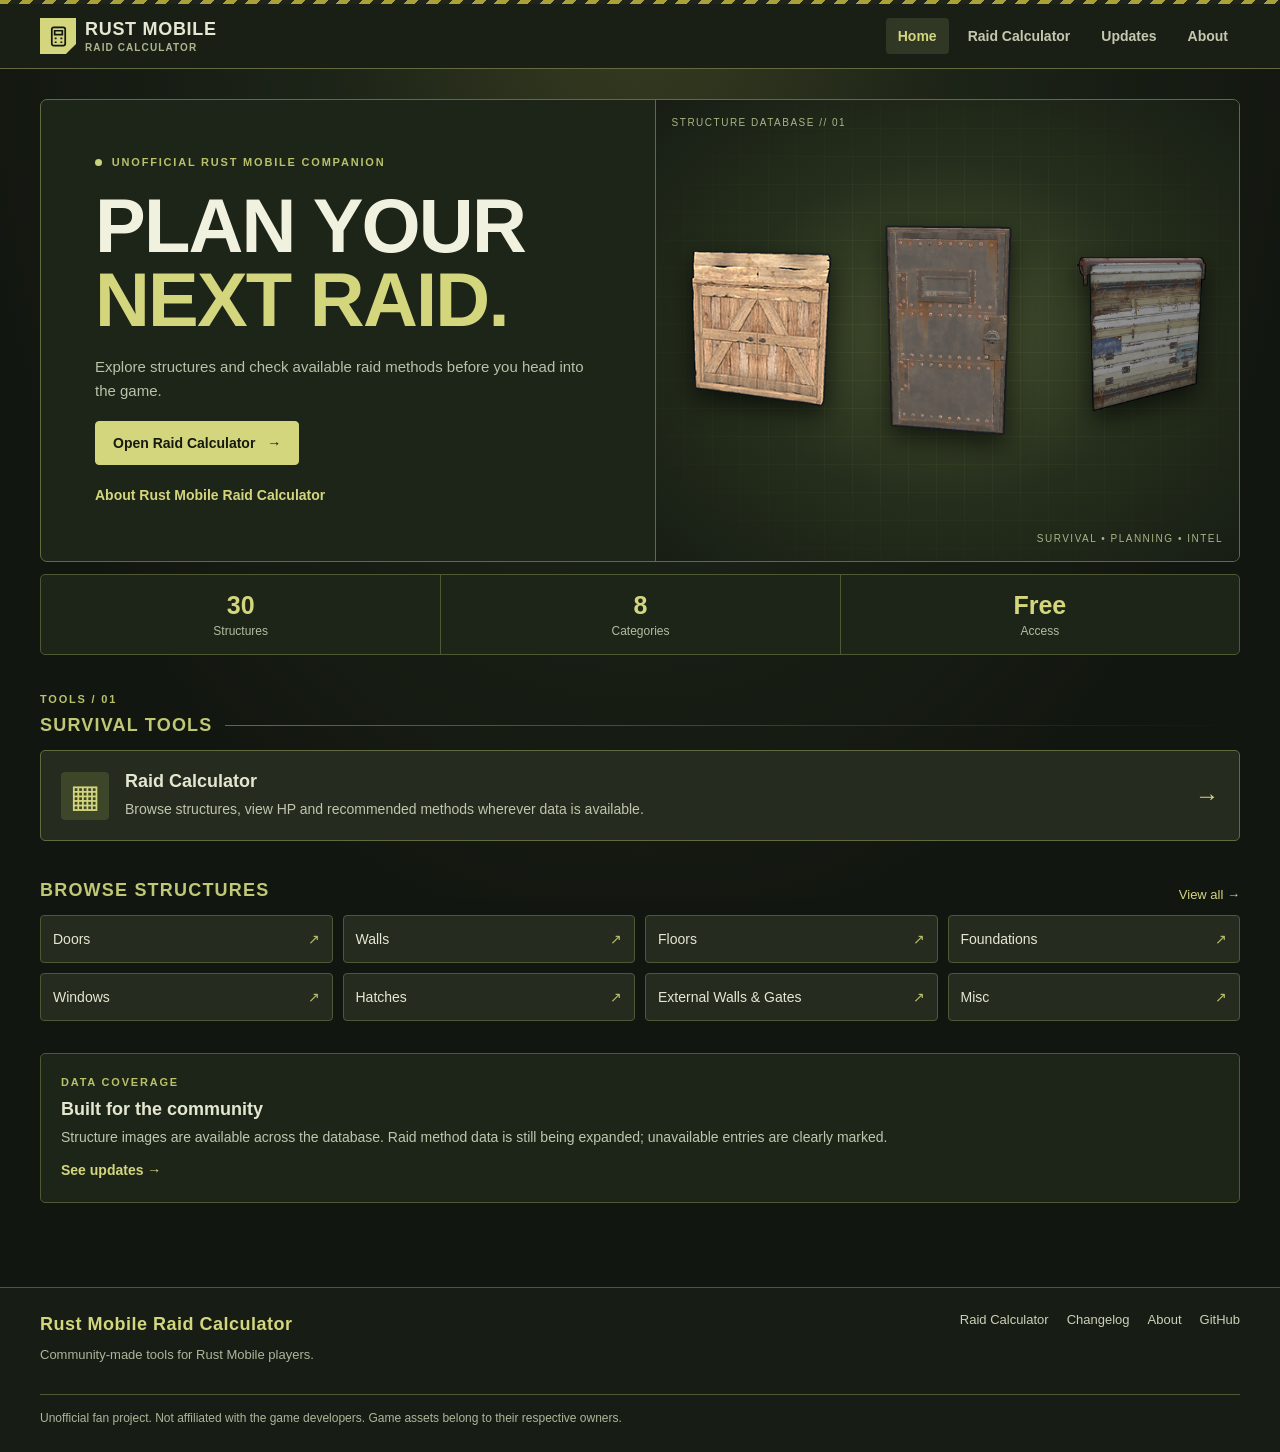
<file: index.html>
<!DOCTYPE html>
<html lang="en">
<head>
<meta charset="UTF-8">
<meta name="viewport" content="width=device-width, initial-scale=1.0">
<meta name="description" content="Browse Rust Mobile structures and available raid methods with the community raid calculator.">
<meta name="theme-color" content="#121610">
<title>Rust Mobile Raid Calculator</title>
<link rel="stylesheet" href="style.css?v=branding-8">
</head>
<body class="site-body">
<a class="skip-link" href="#main">Skip to content</a>
<header class="site-header">
  <div class="site-bar">
    <a class="site-brand" href="index.html"><span class="brand-mark" aria-hidden="true"><svg viewBox="0 0 24 24" width="23" height="23" fill="none" stroke="currentColor" stroke-width="1.8"><rect x="5" y="2.5" width="14" height="19" rx="2"/><path d="M8 6h8v4H8zM8 14h2m4 0h2m-8 4h2m4 0h2"/></svg></span><span>RUST MOBILE<small>RAID CALCULATOR</small></span></a>
    <button class="menu-toggle" type="button" aria-expanded="false" aria-controls="site-nav"><span aria-hidden="true">☰</span> Menu</button>
    <nav class="site-nav" id="site-nav" aria-label="Main navigation">
      <a href="index.html" aria-current="page">Home</a>
      <a href="raid.html">Raid Calculator</a>
      <a href="updates.html">Updates</a>
      <a href="about.html">About</a>
    </nav>
  </div>
</header>
<main class="site-main" id="main">

<section class="hero">
 <div class="hero-copy"><p class="eyebrow"><span class="status-dot"></span> UNOFFICIAL RUST MOBILE COMPANION</p>
 <h1>PLAN YOUR<br><span>NEXT RAID.</span></h1>
 <p class="hero-desc">Explore structures and check available raid methods before you head into the game.</p>
 <a class="primary-link" href="raid.html">Open Raid Calculator <span aria-hidden="true">→</span></a>
 <a class="secondary-link" href="about.html">About Rust Mobile Raid Calculator</a></div>
 <div class="hero-art" aria-hidden="true"><div class="hero-grid"></div><span class="hero-art-label">STRUCTURE DATABASE // 01</span><div class="hero-items"><img src="images/wooden-door.png" alt="" width="160" height="160"><img src="images/armored-door.webp" alt="" width="210" height="210"><img src="images/garage-door.webp" alt="" width="160" height="160"></div><span class="hero-art-bottom">SURVIVAL • PLANNING • INTEL</span></div>
</section>
<div class="stats-strip"><div><strong>30</strong><span>Structures</span></div><div><strong>8</strong><span>Categories</span></div><div><strong>Free</strong><span>Access</span></div></div>
<section class="home-section"><p class="eyebrow">TOOLS / 01</p><h2>Survival tools</h2>
 <a class="tool-feature" href="raid.html"><span class="tool-icon" aria-hidden="true">▦</span><div><h3>Raid Calculator</h3><p>Browse structures, view HP and recommended methods wherever data is available.</p></div><span class="tool-arrow" aria-hidden="true">→</span></a>
</section>
<section class="home-section"><div class="section-top"><h2>Browse structures</h2><a href="raid.html">View all →</a></div>
<div class="category-links"><a href="raid.html?category=doors">Doors<span aria-hidden="true">↗</span></a><a href="raid.html?category=walls">Walls<span aria-hidden="true">↗</span></a><a href="raid.html?category=floors">Floors<span aria-hidden="true">↗</span></a><a href="raid.html?category=foundations">Foundations<span aria-hidden="true">↗</span></a><a href="raid.html?category=windows">Windows<span aria-hidden="true">↗</span></a><a href="raid.html?category=hatches">Hatches<span aria-hidden="true">↗</span></a><a href="raid.html?category=external">External Walls & Gates<span aria-hidden="true">↗</span></a><a href="raid.html?category=misc">Misc<span aria-hidden="true">↗</span></a></div></section>
<section class="home-section notice-panel"><div><p class="eyebrow">DATA COVERAGE</p><h3>Built for the community</h3><p>Structure images are available across the database. Raid method data is still being expanded; unavailable entries are clearly marked.</p></div><a class="secondary-link" href="updates.html">See updates →</a></section>
</main>
<footer class="site-footer">
  <div class="footer-inner">
    <div><a class="footer-brand" href="index.html">Rust Mobile Raid Calculator</a><p>Community-made tools for Rust Mobile players.</p></div>
    <div class="footer-links"><a href="raid.html">Raid Calculator</a><a href="updates.html">Changelog</a><a href="about.html">About</a><a href="https://github.com/audioxpert123/Xsane-rdc">GitHub</a></div>
    <p class="footer-note">Unofficial fan project. Not affiliated with the game developers. Game assets belong to their respective owners.</p>
  </div>
</footer>
<script src="site.js?v=site-7"></script>

</body>
</html>
</file>
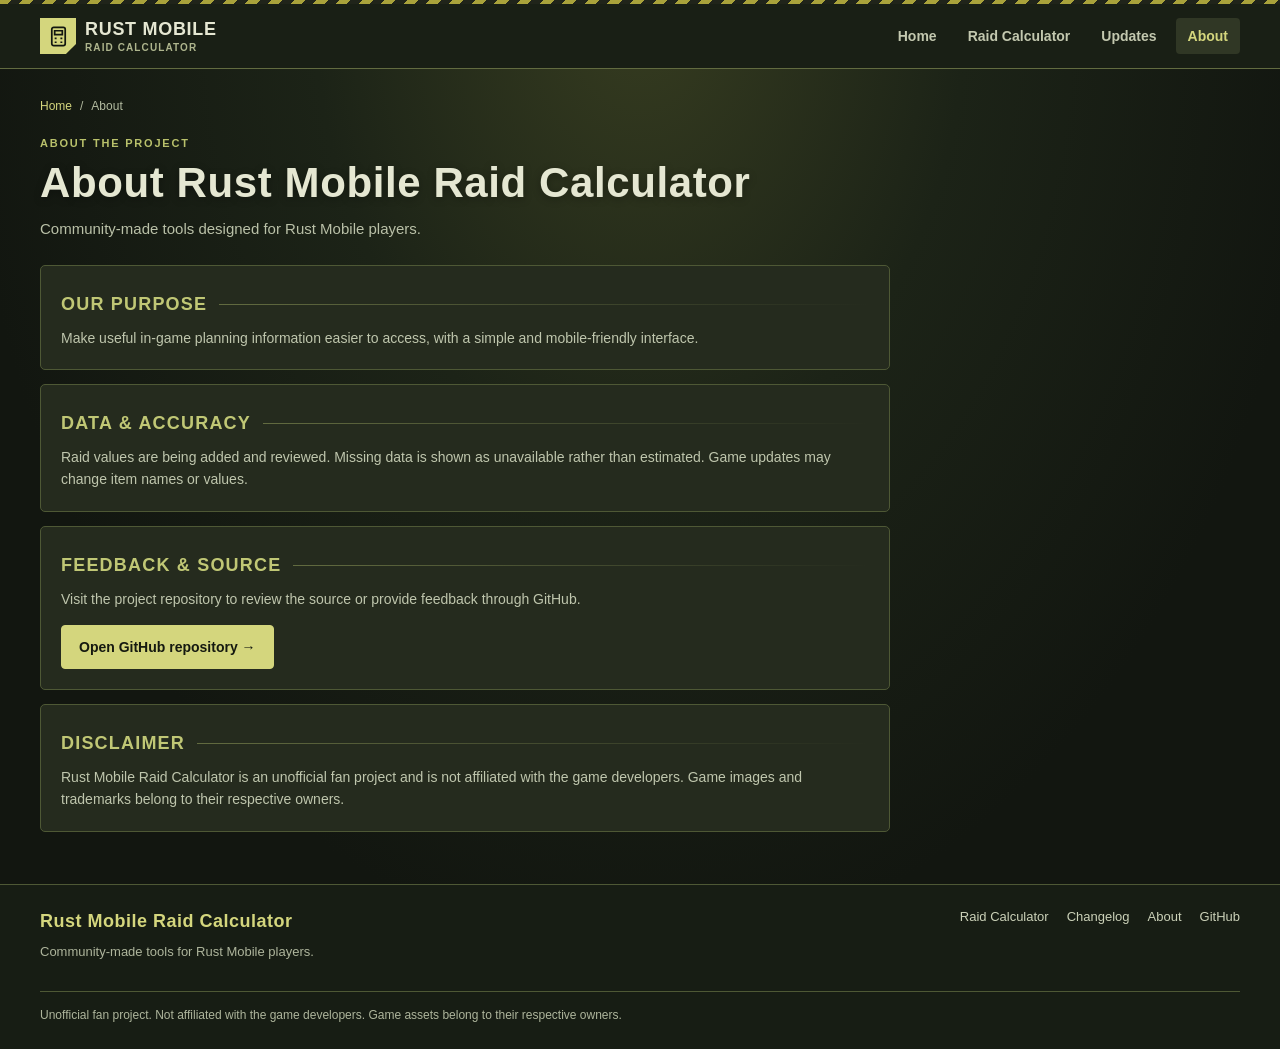
<file: about.html>
<!DOCTYPE html>
<html lang="en">
<head>
<meta charset="UTF-8">
<meta name="viewport" content="width=device-width, initial-scale=1.0">
<meta name="description" content="Learn about Rust Mobile Raid Calculator, an unofficial community project for Rust Mobile.">
<meta name="theme-color" content="#121610">
<title>About | Rust Mobile Raid Calculator</title>
<link rel="stylesheet" href="style.css?v=branding-8">
</head>
<body class="site-body">
<a class="skip-link" href="#main">Skip to content</a>
<header class="site-header">
  <div class="site-bar">
    <a class="site-brand" href="index.html"><span class="brand-mark" aria-hidden="true"><svg viewBox="0 0 24 24" width="23" height="23" fill="none" stroke="currentColor" stroke-width="1.8"><rect x="5" y="2.5" width="14" height="19" rx="2"/><path d="M8 6h8v4H8zM8 14h2m4 0h2m-8 4h2m4 0h2"/></svg></span><span>RUST MOBILE<small>RAID CALCULATOR</small></span></a>
    <button class="menu-toggle" type="button" aria-expanded="false" aria-controls="site-nav"><span aria-hidden="true">☰</span> Menu</button>
    <nav class="site-nav" id="site-nav" aria-label="Main navigation">
      <a href="index.html">Home</a>
      <a href="raid.html">Raid Calculator</a>
      <a href="updates.html">Updates</a>
      <a href="about.html" aria-current="page">About</a>
    </nav>
  </div>
</header>
<main class="site-main" id="main">
<div class="breadcrumbs"><a href="index.html">Home</a><span>/</span> About</div><div class="page-intro"><p class="eyebrow">ABOUT THE PROJECT</p><h1>About Rust Mobile Raid Calculator</h1><p>Community-made tools designed for Rust Mobile players.</p></div><div class="update-list"><article><h2>Our purpose</h2><p>Make useful in-game planning information easier to access, with a simple and mobile-friendly interface.</p></article><article><h2>Data &amp; accuracy</h2><p>Raid values are being added and reviewed. Missing data is shown as unavailable rather than estimated. Game updates may change item names or values.</p></article><article><h2>Feedback &amp; source</h2><p>Visit the project repository to review the source or provide feedback through GitHub.</p><a class="primary-link" href="https://github.com/audioxpert123/Xsane-rdc">Open GitHub repository →</a></article><article><h2>Disclaimer</h2><p>Rust Mobile Raid Calculator is an unofficial fan project and is not affiliated with the game developers. Game images and trademarks belong to their respective owners.</p></article></div>
</main>
<footer class="site-footer">
  <div class="footer-inner">
    <div><a class="footer-brand" href="index.html">Rust Mobile Raid Calculator</a><p>Community-made tools for Rust Mobile players.</p></div>
    <div class="footer-links"><a href="raid.html">Raid Calculator</a><a href="updates.html">Changelog</a><a href="about.html">About</a><a href="https://github.com/audioxpert123/Xsane-rdc">GitHub</a></div>
    <p class="footer-note">Unofficial fan project. Not affiliated with the game developers. Game assets belong to their respective owners.</p>
  </div>
</footer>
<script src="site.js?v=site-7"></script>

</body>
</html>
</file>
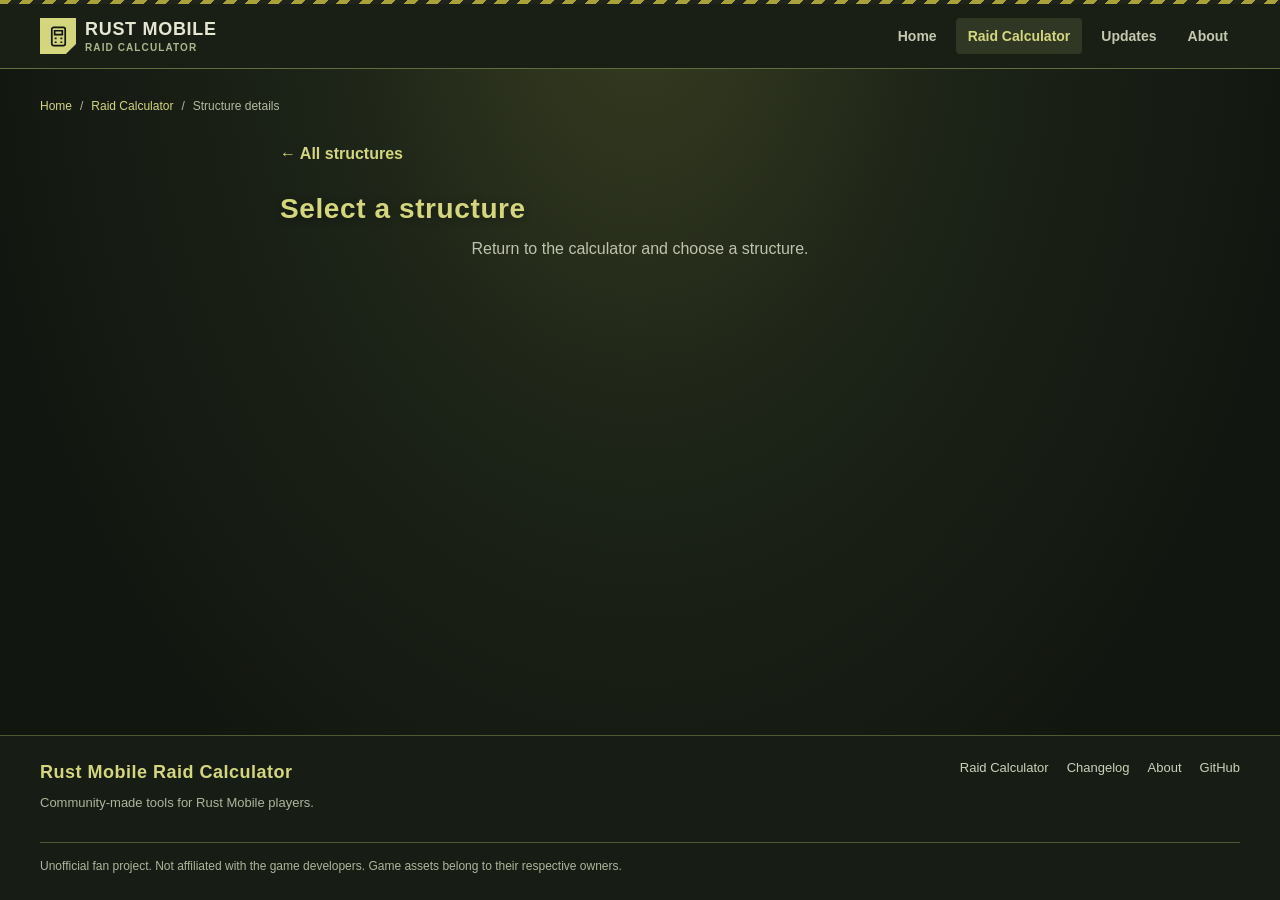
<file: details.html>
<!DOCTYPE html>
<html lang="en">
<head>
<meta charset="UTF-8">
<meta name="viewport" content="width=device-width, initial-scale=1.0">
<meta name="description" content="View structure information and available raid methods.">
<meta name="theme-color" content="#121610">
<title>Structure Details | Rust Mobile Raid Calculator</title>
<link rel="stylesheet" href="style.css?v=branding-8">
</head>
<body class="site-body">
<a class="skip-link" href="#main">Skip to content</a>
<header class="site-header">
  <div class="site-bar">
    <a class="site-brand" href="index.html"><span class="brand-mark" aria-hidden="true"><svg viewBox="0 0 24 24" width="23" height="23" fill="none" stroke="currentColor" stroke-width="1.8"><rect x="5" y="2.5" width="14" height="19" rx="2"/><path d="M8 6h8v4H8zM8 14h2m4 0h2m-8 4h2m4 0h2"/></svg></span><span>RUST MOBILE<small>RAID CALCULATOR</small></span></a>
    <button class="menu-toggle" type="button" aria-expanded="false" aria-controls="site-nav"><span aria-hidden="true">☰</span> Menu</button>
    <nav class="site-nav" id="site-nav" aria-label="Main navigation">
      <a href="index.html">Home</a>
      <a href="raid.html" aria-current="page">Raid Calculator</a>
      <a href="updates.html">Updates</a>
      <a href="about.html">About</a>
    </nav>
  </div>
</header>
<main class="site-main" id="main">
<div class="breadcrumbs"><a href="index.html">Home</a><span>/</span><a href="raid.html">Raid Calculator</a><span>/</span> Structure details</div><div id="details"></div>
</main>
<footer class="site-footer">
  <div class="footer-inner">
    <div><a class="footer-brand" href="index.html">Rust Mobile Raid Calculator</a><p>Community-made tools for Rust Mobile players.</p></div>
    <div class="footer-links"><a href="raid.html">Raid Calculator</a><a href="updates.html">Changelog</a><a href="about.html">About</a><a href="https://github.com/audioxpert123/Xsane-rdc">GitHub</a></div>
    <p class="footer-note">Unofficial fan project. Not affiliated with the game developers. Game assets belong to their respective owners.</p>
  </div>
</footer>
<script src="site.js?v=site-7"></script>
<script src="data.js?v=hatches-5"></script>
<script src="raidData.js?v=raid-details-1"></script>
<script src="details.js?v=site-7"></script>
</body>
</html>
</file>
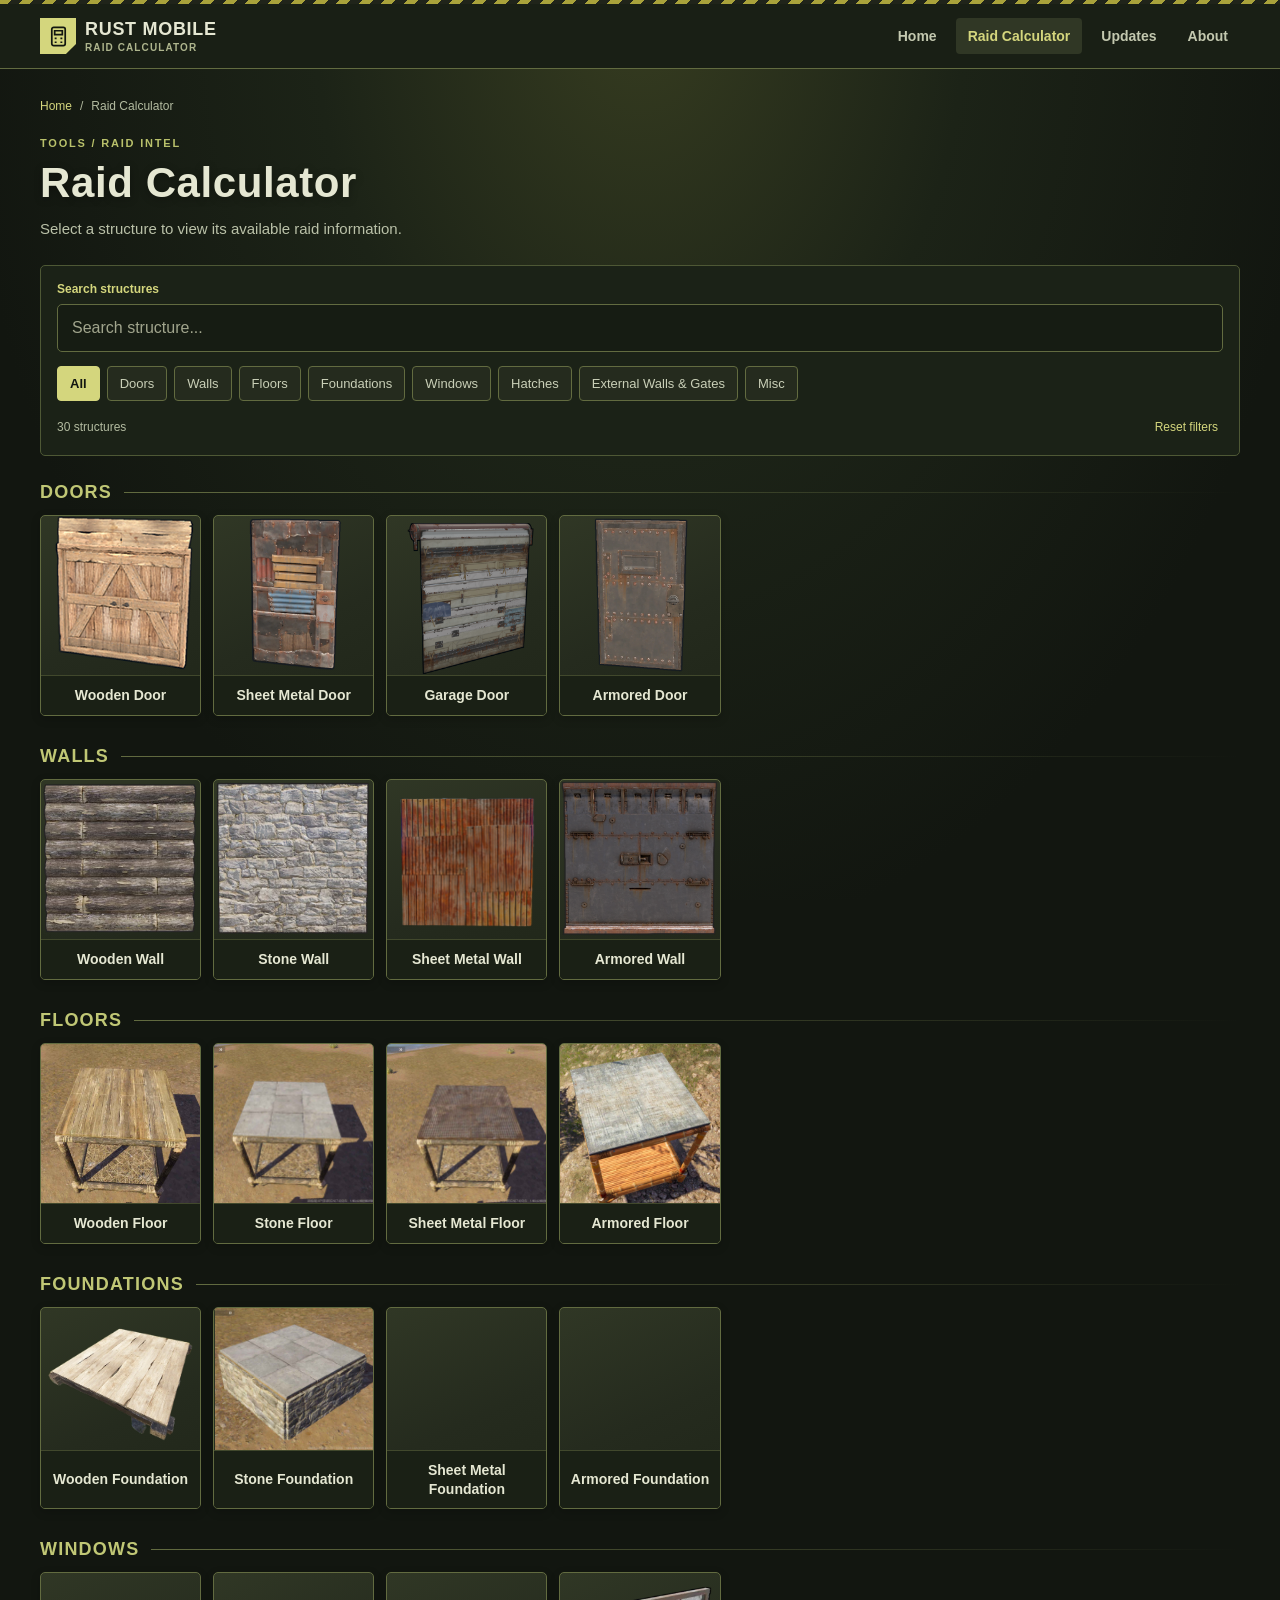
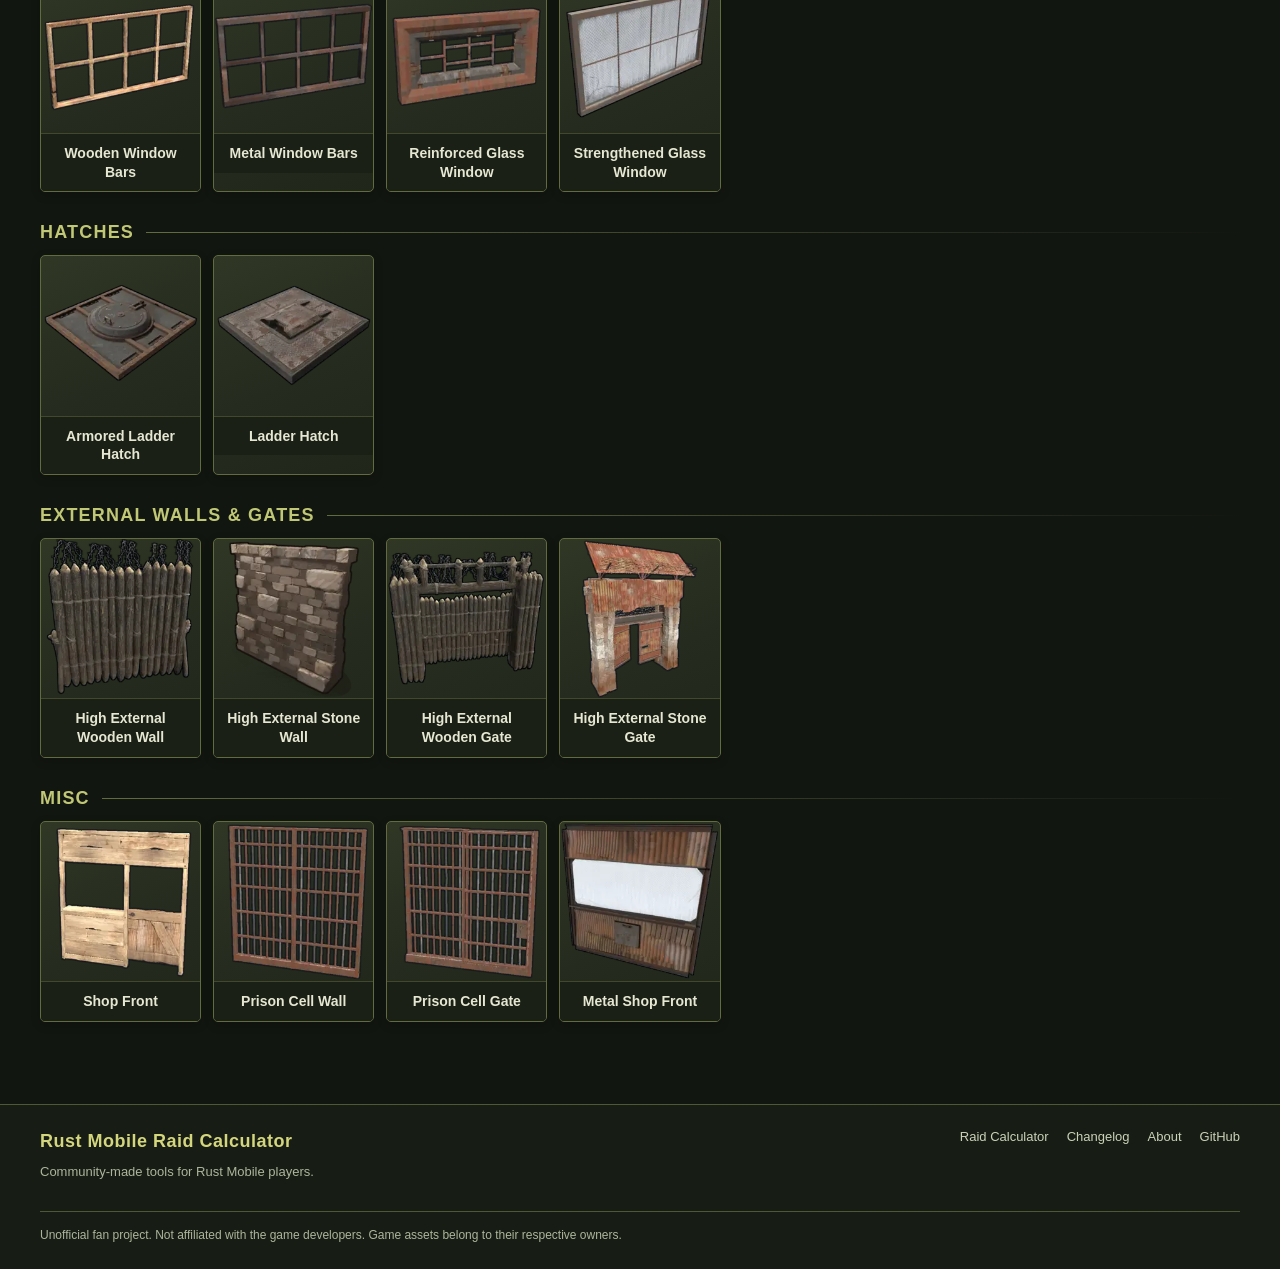
<file: raid.html>
<!DOCTYPE html>
<html lang="en">
<head>
<meta charset="UTF-8">
<meta name="viewport" content="width=device-width, initial-scale=1.0">
<meta name="description" content="Search Rust Mobile structures by category and view available raid cost information.">
<meta name="theme-color" content="#121610">
<title>Raid Calculator | Rust Mobile Raid Calculator</title>
<link rel="stylesheet" href="style.css?v=branding-8">
</head>
<body class="site-body">
<a class="skip-link" href="#main">Skip to content</a>
<header class="site-header">
  <div class="site-bar">
    <a class="site-brand" href="index.html"><span class="brand-mark" aria-hidden="true"><svg viewBox="0 0 24 24" width="23" height="23" fill="none" stroke="currentColor" stroke-width="1.8"><rect x="5" y="2.5" width="14" height="19" rx="2"/><path d="M8 6h8v4H8zM8 14h2m4 0h2m-8 4h2m4 0h2"/></svg></span><span>RUST MOBILE<small>RAID CALCULATOR</small></span></a>
    <button class="menu-toggle" type="button" aria-expanded="false" aria-controls="site-nav"><span aria-hidden="true">☰</span> Menu</button>
    <nav class="site-nav" id="site-nav" aria-label="Main navigation">
      <a href="index.html">Home</a>
      <a href="raid.html" aria-current="page">Raid Calculator</a>
      <a href="updates.html">Updates</a>
      <a href="about.html">About</a>
    </nav>
  </div>
</header>
<main class="site-main" id="main">

<div class="breadcrumbs"><a href="index.html">Home</a><span>/</span> Raid Calculator</div>
<div class="page-intro"><p class="eyebrow">TOOLS / RAID INTEL</p><h1>Raid Calculator</h1><p>Select a structure to view its available raid information.</p></div>
<div class="filter-panel"><label class="search-label" for="searchInput">Search structures</label><input type="search" id="searchInput" placeholder="Search structure..." autocomplete="off">
<div class="category-filters" role="group" aria-label="Structure category"><button type="button" data-category="all" aria-pressed="true">All</button><button type="button" data-category="doors" aria-pressed="false">Doors</button><button type="button" data-category="walls" aria-pressed="false">Walls</button><button type="button" data-category="floors" aria-pressed="false">Floors</button><button type="button" data-category="foundations" aria-pressed="false">Foundations</button><button type="button" data-category="windows" aria-pressed="false">Windows</button><button type="button" data-category="hatches" aria-pressed="false">Hatches</button><button type="button" data-category="external" aria-pressed="false">External Walls & Gates</button><button type="button" data-category="misc" aria-pressed="false">Misc</button></div>
<div class="filter-status"><span id="resultCount" aria-live="polite">30 structures</span><button id="resetFilters" type="button">Reset filters</button></div></div>
<div id="structuresContainer"><section class="structure-section" data-section="doors"><h2>Doors</h2><div class="grid" id="doors"></div></section>
<section class="structure-section" data-section="walls"><h2>Walls</h2><div class="grid" id="walls"></div></section>
<section class="structure-section" data-section="floors"><h2>Floors</h2><div class="grid" id="floors"></div></section>
<section class="structure-section" data-section="foundations"><h2>Foundations</h2><div class="grid" id="foundations"></div></section>
<section class="structure-section" data-section="windows"><h2>Windows</h2><div class="grid" id="windows"></div></section>
<section class="structure-section" data-section="hatches"><h2>Hatches</h2><div class="grid" id="hatches"></div></section>
<section class="structure-section" data-section="external"><h2>External Walls & Gates</h2><div class="grid" id="external"></div></section>
<section class="structure-section" data-section="misc"><h2>Misc</h2><div class="grid" id="misc"></div></section></div>
<p id="emptyResults" class="notice-panel" hidden>No matching structures. Try another search or reset the filters.</p>
<noscript>Please enable JavaScript to browse structures.</noscript>
</main>
<footer class="site-footer">
  <div class="footer-inner">
    <div><a class="footer-brand" href="index.html">Rust Mobile Raid Calculator</a><p>Community-made tools for Rust Mobile players.</p></div>
    <div class="footer-links"><a href="raid.html">Raid Calculator</a><a href="updates.html">Changelog</a><a href="about.html">About</a><a href="https://github.com/audioxpert123/Xsane-rdc">GitHub</a></div>
    <p class="footer-note">Unofficial fan project. Not affiliated with the game developers. Game assets belong to their respective owners.</p>
  </div>
</footer>
<script src="site.js?v=site-7"></script>
<script src="data.js?v=hatches-5"></script>
<script src="script.js?v=site-7"></script>
</body>
</html>
</file>
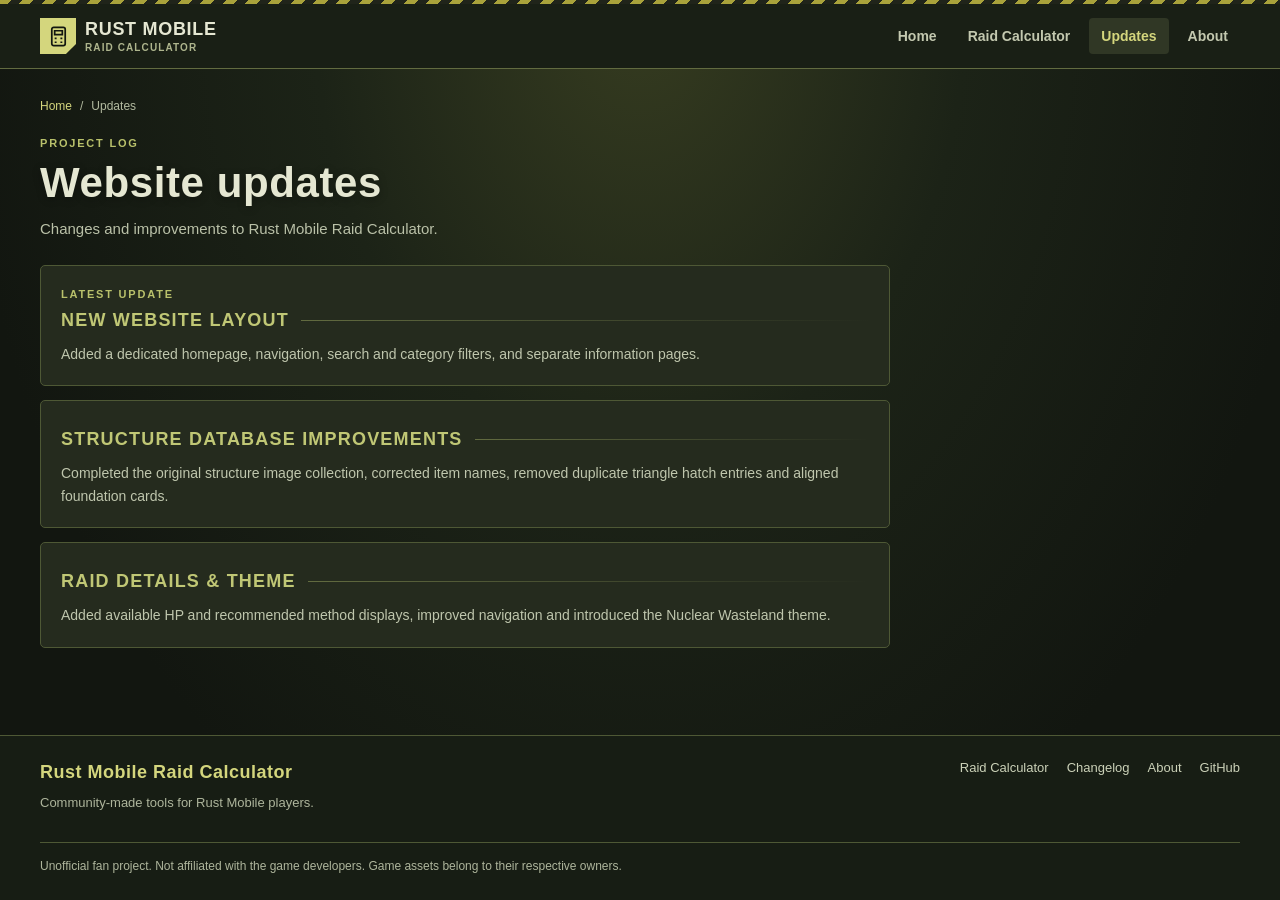
<file: updates.html>
<!DOCTYPE html>
<html lang="en">
<head>
<meta charset="UTF-8">
<meta name="viewport" content="width=device-width, initial-scale=1.0">
<meta name="description" content="Recent improvements to the Rust Mobile Raid Calculator website.">
<meta name="theme-color" content="#121610">
<title>Updates | Rust Mobile Raid Calculator</title>
<link rel="stylesheet" href="style.css?v=branding-8">
</head>
<body class="site-body">
<a class="skip-link" href="#main">Skip to content</a>
<header class="site-header">
  <div class="site-bar">
    <a class="site-brand" href="index.html"><span class="brand-mark" aria-hidden="true"><svg viewBox="0 0 24 24" width="23" height="23" fill="none" stroke="currentColor" stroke-width="1.8"><rect x="5" y="2.5" width="14" height="19" rx="2"/><path d="M8 6h8v4H8zM8 14h2m4 0h2m-8 4h2m4 0h2"/></svg></span><span>RUST MOBILE<small>RAID CALCULATOR</small></span></a>
    <button class="menu-toggle" type="button" aria-expanded="false" aria-controls="site-nav"><span aria-hidden="true">☰</span> Menu</button>
    <nav class="site-nav" id="site-nav" aria-label="Main navigation">
      <a href="index.html">Home</a>
      <a href="raid.html">Raid Calculator</a>
      <a href="updates.html" aria-current="page">Updates</a>
      <a href="about.html">About</a>
    </nav>
  </div>
</header>
<main class="site-main" id="main">
<div class="breadcrumbs"><a href="index.html">Home</a><span>/</span> Updates</div><div class="page-intro"><p class="eyebrow">PROJECT LOG</p><h1>Website updates</h1><p>Changes and improvements to Rust Mobile Raid Calculator.</p></div><div class="update-list"><article><p class="eyebrow">LATEST UPDATE</p><h2>New website layout</h2><p>Added a dedicated homepage, navigation, search and category filters, and separate information pages.</p></article><article><h2>Structure database improvements</h2><p>Completed the original structure image collection, corrected item names, removed duplicate triangle hatch entries and aligned foundation cards.</p></article><article><h2>Raid details &amp; theme</h2><p>Added available HP and recommended method displays, improved navigation and introduced the Nuclear Wasteland theme.</p></article></div>
</main>
<footer class="site-footer">
  <div class="footer-inner">
    <div><a class="footer-brand" href="index.html">Rust Mobile Raid Calculator</a><p>Community-made tools for Rust Mobile players.</p></div>
    <div class="footer-links"><a href="raid.html">Raid Calculator</a><a href="updates.html">Changelog</a><a href="about.html">About</a><a href="https://github.com/audioxpert123/Xsane-rdc">GitHub</a></div>
    <p class="footer-note">Unofficial fan project. Not affiliated with the game developers. Game assets belong to their respective owners.</p>
  </div>
</footer>
<script src="site.js?v=site-7"></script>

</body>
</html>
</file>
<file: style.css>
*{
    margin:0;
    padding:0;
    box-sizing:border-box;
    font-family:Arial,sans-serif;
}

body{
    background:#111315;
    color:white;
    padding:15px;
}

header{
    margin-bottom:25px;
}

h1{
    text-align:center;
    color:#CD412B;
    margin-bottom:15px;
    font-size:28px;
}

#searchInput{
    width:100%;
    padding:14px;
    border:none;
    border-radius:12px;
    background:#1d2023;
    color:white;
    font-size:16px;
    outline:none;
}

section{
    margin-bottom:30px;
}

h2{
    margin-bottom:12px;
    color:#CD412B;
    font-size:20px;
}

.grid{
    display:grid;
    grid-template-columns:repeat(auto-fill,minmax(140px,1fr));
    gap:12px;
}

.card{
    background:#1d2023;
    border-radius:12px;
    overflow:hidden;
    cursor:pointer;
    transition:.2s;
}

.card:hover{
    transform:translateY(-3px);
}

.card img{
    width:100%;
    height:auto;
    display:block;
}

.card-name{
    padding:10px;
    text-align:center;
    font-size:14px;
    font-weight:bold;
}

.details-container{
    padding:20px;
}

.structure-image{
    width:180px;
    height:180px;
    object-fit:contain;
    display:block;
    margin:auto;
}

.details-container h1{
    text-align:center;
    margin-top:10px;
}

.details-container p{
    text-align:center;
    color:#ccc;
}

.method-box{
    background:#1a1d22;
    border-radius:18px;
    padding:15px;
    margin-bottom:20px;

    display:flex;
    align-items:center;
    justify-content:center;
    gap:15px;
}

.raid-item{
    background:#252932;
    padding:12px 18px;
    border-radius:12px;

    position:relative;

    display:flex;
    align-items:center;
    justify-content:center;
    gap:10px;

    font-size:22px;
    font-weight:bold;
}

.hp{
    font-size:28px;
    font-weight:bold;
}

.summary-box{
    background:#1a1d22;
    border-radius:20px;
    padding:15px;
    margin-bottom:20px;

    display:flex;
    align-items:center;
    gap:15px;
}

.best-box{
    background:#161a22;
    border:2px solid #CD412B;
    border-radius:24px;
    padding:20px;
    margin-top:20px;

    display:flex;
    align-items:center;
    justify-content:center;
    gap:20px;

    box-shadow:0 0 15px rgba(205,65,43,0.25);
}

.recommended-title{
    text-align:center;

    color:#CD412B;

    font-size:22px;

    font-weight:bold;

    margin-bottom:20px;
}


.structure-mini{
    position:relative;
    text-align:center;
    display:inline-block;
}

.qty-badge{
    position:absolute;
    top:5px;
    left:5px;

    background:white;
    color:black;

    padding:2px 8px;
    border-radius:8px;

    font-size:16px;
    font-weight:bold;

    z-index:2;
}

    

.mini-structure{
    width:70px;
    height:70px;
    object-fit:contain;
}

.best-text{
    font-size:22px;
    font-weight:bold;
}

.plus{
    font-size:35px;
    font-weight:bold;
}

.raid-item{
    background:#252932;
    border-radius:15px;
    padding:10px 15px;

    display:flex;
    align-items:center;
    justify-content:center;
    gap:10px;

    font-size:24px;
    font-weight:bold;
}

.hp-badge{
    width:120px;
    margin:15px auto;
    text-align:center;

    background:#1a1d22;

    padding:12px;

    border-radius:14px;

    font-size:24px;
    font-weight:bold;
}

.raid-image{
    width:50px;
    height:50px;
    object-fit:contain;
    display:block;
}

.raid-item{
    position:relative;
}

.raid-badge{
    position:absolute;
    top:5px;
    left:5px;

    background:white;
    color:black;

    padding:2px 8px;
    border-radius:8px;

    font-size:16px;
    font-weight:bold;

    z-index:2;
}

.raid-arrow{
    font-size:60px;
    font-weight:bold;
    color:#CD412B;

    text-shadow:
    0 0 10px rgba(205,65,43,0.8),
    0 0 20px rgba(205,65,43,0.5);
}

.target-box{
    display:flex;
    flex-direction:column;
    align-items:center;
}

.target-title{
    color:#CD412B;
    font-size:12px;
    font-weight:bold;
    letter-spacing:2px;
    margin-bottom:8px;
}

:root {
    color-scheme: dark;
    --wasteland-bg: #121610;
    --wasteland-panel: #252b1e;
    --wasteland-accent: #d4d67d;
    --wasteland-border: #626b40;
    --wasteland-text: #e5e7d2;
}

body {
    min-height: 100vh;
    padding-top: 24px;
    color: var(--wasteland-text);
    background-color: var(--wasteland-bg);
    background-image:
        repeating-linear-gradient(135deg, #a9a23b 0 9px, #20241a 9px 18px),
        radial-gradient(ellipse at 50% 0%, #363c20 0%, #1c2317 36%, #121610 75%);
    background-size: 100% 5px, 100% 100%;
    background-position: top center, center;
    background-repeat: no-repeat;
    background-attachment: scroll, fixed;
}

header, main, #details {
    max-width: 1200px;
    margin-left: auto;
    margin-right: auto;
}

h1 {
    color: var(--wasteland-accent);
    font-weight: 800;
    letter-spacing: .6px;
    text-shadow: 0 2px 8px rgba(0,0,0,.3);
}

header h1 {
    text-align: left;
    text-transform: uppercase;
    font-size: clamp(22px, 4vw, 32px);
    line-height: 1.2;
}

#searchInput {
    background: #161c13;
    border: 1px solid var(--wasteland-border);
    border-radius: 5px;
    color: var(--wasteland-text);
    transition: border-color .2s, box-shadow .2s;
}

#searchInput::placeholder {
    color: #a1a58d;
}

#searchInput:focus {
    border-color: var(--wasteland-accent);
    box-shadow: 0 0 0 2px rgba(212,214,125,.15);
}

h2 {
    color: #c0c775;
    font-size: 18px;
    letter-spacing: 1.2px;
    text-transform: uppercase;
    display: flex;
    align-items: center;
    gap: 12px;
}

h2::after {
    content: "";
    flex: 1;
    height: 1px;
    background: linear-gradient(90deg, #626b40, transparent);
}

.card {
    background: linear-gradient(155deg, #303725, var(--wasteland-panel) 55%, #202619);
    border: 1px solid var(--wasteland-border);
    border-radius: 5px;
    box-shadow: 0 3px 10px rgba(0,0,0,.2);
    transition: transform .2s, border-color .2s, box-shadow .2s;
}

@media (hover: hover) {
    .card:hover {
        border-color: var(--wasteland-accent);
        box-shadow: 0 5px 16px rgba(0,0,0,.35);
    }
}

.card:active {
    transform: scale(.98);
}

.card-name {
    background: #1a2015;
    border-top: 1px solid rgba(98,107,64,.55);
    color: var(--wasteland-text);
    line-height: 1.35;
    overflow-wrap: anywhere;
}

.method-box, .summary-box, .hp-badge {
    background: #1f271a;
    border: 1px solid var(--wasteland-border);
}

.raid-item {
    background: #303725;
    border: 1px solid #626b40;
}

.best-box {
    background: #202619;
    border-color: var(--wasteland-accent);
    box-shadow: 0 0 15px rgba(212,214,125,.12);
}

.recommended-title, .raid-arrow, .target-title {
    color: var(--wasteland-accent);
}

.raid-arrow {
    text-shadow: 0 0 10px rgba(212,214,125,.3);
}

.qty-badge, .raid-badge {
    background: var(--wasteland-accent);
    color: #121610;
}

.details-container p {
    color: #bfc3ad;
}

@media (prefers-reduced-motion: reduce) {
    .card, #searchInput {
        transition: none;
    }
    .card:hover, .card:active {
        transform: none;
    }
}

a.card { display: block; color: inherit; text-decoration: none; }
a.card:focus-visible, .details-back:focus-visible { outline: 2px solid var(--wasteland-accent, #d4d67d); outline-offset: 3px; }
.details-back { display: inline-block; margin-bottom: 20px; color: var(--wasteland-accent, #d4d67d); text-decoration: none; font-weight: bold; }
.details-container { max-width: 720px; margin: 0 auto; padding: 10px 0 20px; }
.raid-method-list { flex-wrap: wrap; }
.raid-method-tile { flex-wrap: wrap; flex: 0 1 auto; text-align: center; }
.raid-method-name { flex-basis: 100%; font-size: 13px; font-weight: normal; }
.details-container .raid-unavailable { padding: 18px; margin-top: 15px; border: 1px solid var(--wasteland-border, #626b40); border-radius: 5px; background: var(--wasteland-panel, #252b1e); }

/* Keep foundation thumbnails and captions aligned despite different source image proportions. */
#foundations .card {
    display: flex;
    flex-direction: column;
    min-width: 0;
}
#foundations .card img {
    width: 100%;
    height: auto;
    aspect-ratio: 1.12 / 1;
    object-fit: contain;
    object-position: center;
    flex-shrink: 0;
}
#foundations .card-name {
    flex: 1;
    display: flex;
    align-items: center;
    justify-content: center;
    min-height: calc(2 * 14px * 1.35 + 21px);
    font-size: 14px;
    line-height: 1.35;
}

/* Shared site layout */
[hidden] { display: none !important; }
.site-body { padding: 0; display: flex; flex-direction: column; min-height: 100vh; }
.site-body a { -webkit-tap-highlight-color: transparent; }
.site-body a:focus-visible, .site-body button:focus-visible { outline: 2px solid var(--wasteland-accent); outline-offset: 3px; }
.skip-link { position: absolute; top: -100px; left: 12px; z-index: 100; background: var(--wasteland-accent); color: #121610; padding: 12px; }
.skip-link:focus { top: 12px; }
.site-header { position: sticky; top: 0; z-index: 20; max-width: none; width: 100%; margin: 0; background: #191f15; border-bottom: 1px solid #626b40; }
.site-header::before { content: ""; display: block; height: 4px; background: repeating-linear-gradient(135deg,#a9a23b 0 8px,#20241a 8px 16px); }
.site-bar { max-width: 1248px; margin: auto; padding: 14px 24px; display: flex; align-items: center; justify-content: space-between; gap: 24px; }
.site-brand { display: inline-flex; align-items: center; gap: 10px; color: #e5e7d2; text-decoration: none; font-weight: 900; font-size: 23px; letter-spacing: 2px; line-height: 1; flex-shrink: 0; }
.brand-mark { display: grid; place-items: center; width: 36px; height: 36px; color: #121610; background: #d4d67d; font-size: 26px; clip-path: polygon(0 0,100% 0,100% 72%,72% 100%,0 100%); }
.site-brand small { display: block; font-size: 9px; color: #aeb58d; margin-top: 5px; letter-spacing: 1.4px; }
.site-nav { display: flex; gap: 7px; align-items: center; }
.site-nav a { color: #c3c8af; text-decoration: none; font-weight: 600; font-size: 14px; padding: 10px 12px; border-radius: 4px; }
.site-nav a:hover,.site-nav a[aria-current="page"] { background: #303725; color: #d4d67d; }
.menu-toggle { display: none; color: var(--wasteland-text); background: #252b1e; border: 1px solid #626b40; padding: 9px 12px; border-radius: 4px; font-size: 14px; cursor: pointer; }
.site-main { width: 100%; max-width: 1248px; margin: 0 auto; padding: 30px 24px 52px; flex: 1; }
.site-main h1 { text-align: left; }
.eyebrow { color: #b9c16b; font-size: 11px; font-weight: 800; letter-spacing: 1.8px; line-height: 1.5; }
.status-dot { display: inline-block; width: 7px; height: 7px; margin-right: 5px; border-radius: 50%; background: #c9d37d; }
.hero { display: grid; grid-template-columns: 1.05fr 1fr; min-height: 330px; background: #1d2518; border: 1px solid #626b40; border-radius: 7px; overflow: hidden; margin-bottom: 0; }
.hero-copy { padding: clamp(24px,5vw,54px); display: flex; flex-direction: column; align-items: flex-start; justify-content: center; gap: 18px; }
.hero h1 { font-size: clamp(38px,6vw,76px); line-height: .98; letter-spacing: -1.8px; color: #f1f1e0; margin: 0; text-shadow: none; }
.hero h1 span { color: #d4d67d; }
.hero-desc,.page-intro p:not(.eyebrow) { color: #bac1a8; line-height: 1.6; font-size: 15px; }
.primary-link,.secondary-link { display: inline-flex; align-items: center; gap: 12px; text-decoration: none; font-weight: 800; border-radius: 4px; font-size: 14px; }
.primary-link { color: #151910; background: #d4d67d; padding: 13px 17px; border: 1px solid #d4d67d; }
.primary-link:hover { background: #e4e699; }
.secondary-link { color: #d4d67d; padding: 4px 0; }
.secondary-link:hover { text-decoration: underline; }
.hero-art { position: relative; overflow: hidden; min-height: 240px; display: grid; place-items: center; background: radial-gradient(ellipse,#465130 0%,#252e1c 52%,#171d14 100%); border-left: 1px solid #626b40; }
.hero-grid { position: absolute; inset: 0; background-image: linear-gradient(#84945c22 1px,transparent 1px),linear-gradient(90deg,#84945c22 1px,transparent 1px); background-size: 28px 28px; mask-image: radial-gradient(ellipse,black,transparent 90%); }
.hero-items { position: relative; display: flex; align-items: center; justify-content: center; width: 100%; padding: 12px; }
.hero-items img { width: 29%; height: auto; aspect-ratio: 1; object-fit: contain; filter: drop-shadow(0 10px 12px #0009); }
.hero-items img:nth-child(2) { width: 39%; z-index: 1; }
.hero-art-label,.hero-art-bottom { position: absolute; color: #aab586; font-size: 10px; letter-spacing: 1.5px; left: 16px; right: 16px; }
.hero-art-label { top: 17px; }
.hero-art-bottom { bottom: 17px; text-align: right; }
.stats-strip { display: grid; grid-template-columns: repeat(3,1fr); margin: 12px 0 36px; background: #1d2518; border: 1px solid #4e5835; border-radius: 5px; }
.stats-strip div { display: flex; flex-direction: column; align-items: center; padding: 16px 8px; gap: 4px; }
.stats-strip div+div { border-left: 1px solid #4e5835; }
.stats-strip strong { color: #d4d67d; font-size: 25px; }
.stats-strip span { color: #b3bba0; font-size: 12px; }
.home-section { margin-bottom: 32px; }
.home-section h2 { margin: 7px 0 14px; }
.tool-feature { display: flex; gap: 16px; align-items: center; border: 1px solid #626b40; background: #252b1e; padding: 20px; border-radius: 5px; color: inherit; text-decoration: none; }
.tool-feature:hover,.category-links a:hover { border-color: #d4d67d; }
.tool-icon { display: grid; place-items: center; width: 48px; height: 48px; flex-shrink: 0; background: #3d4629; color: #d4d67d; border-radius: 4px; font-size: 32px; }
.tool-feature h3,.notice-panel h3 { margin-bottom: 6px; color: #e4e7d0; font-size: 18px; }
.tool-feature p,.notice-panel p:not(.eyebrow),.update-list p:not(.eyebrow) { color: #bfc6ad; line-height: 1.6; font-size: 14px; }
.tool-arrow { margin-left: auto; color: #d4d67d; font-size: 24px; }
.section-top { display: flex; align-items: center; justify-content: space-between; gap: 12px; }
.section-top a { color: #d4d67d; font-size: 13px; white-space: nowrap; text-decoration: none; }
.category-links { display: grid; grid-template-columns: repeat(4,1fr); gap: 10px; }
.category-links a { padding: 15px 12px; background: #252b1e; border: 1px solid #4e5835; border-radius: 4px; color: #e5e7d2; text-decoration: none; font-size: 14px; display: flex; justify-content: space-between; gap: 8px; align-items: center; }
.category-links span { color: #b9c16b; }
.notice-panel { border: 1px solid #4e5835; background: #1d2518; border-radius: 5px; padding: 20px; }
.notice-panel .eyebrow { margin-bottom: 8px; }
.notice-panel .secondary-link { margin-top: 10px; }
.breadcrumbs { color: #b3bba0; display: flex; flex-wrap: wrap; gap: 8px; font-size: 12px; margin-bottom: 22px; }
.breadcrumbs a { color: #d4d67d; text-decoration: none; }
.page-intro { margin-bottom: 24px; }
.page-intro h1 { margin: 7px 0 10px; font-size: clamp(28px,5vw,42px); color: #e5e7d2; }
.filter-panel { padding: 16px; background: #1b2217; border: 1px solid #4e5835; border-radius: 5px; margin-bottom: 26px; }
.search-label { display: block; color: #d4d67d; font-weight: bold; font-size: 12px; margin-bottom: 8px; }
.category-filters { display: flex; flex-wrap: wrap; gap: 7px; margin-top: 14px; }
.category-filters button { padding: 9px 12px; border: 1px solid #626b40; color: #c9cfb7; background: #252b1e; border-radius: 4px; font-size: 13px; cursor: pointer; }
.category-filters button[aria-pressed="true"] { background: #d4d67d; color: #121610; border-color: #d4d67d; font-weight: bold; }
.filter-status { display: flex; justify-content: space-between; align-items: center; margin-top: 14px; font-size: 12px; color: #b3bba0; }
.filter-status button { background: none; border: 0; color: #d4d67d; cursor: pointer; padding: 5px; font-size: 12px; }
.structure-section .grid { grid-template-columns: repeat(auto-fill,minmax(145px,1fr)); }
.update-list { display: grid; gap: 14px; max-width: 850px; }
.update-list article { padding: 20px; background: #252b1e; border: 1px solid #4e5835; border-radius: 5px; }
.update-list article h2 { margin: 8px 0 12px; }
.update-list article .primary-link { margin-top: 15px; }
.site-footer { background: #171d14; border-top: 1px solid #4e5835; padding: 24px; }
.footer-inner { max-width: 1200px; margin: auto; display: grid; grid-template-columns: 1fr 1fr; gap: 20px; }
.footer-brand { text-decoration: none; color: #d4d67d; font-size: 21px; font-weight: 900; letter-spacing: 2px; }
.footer-inner p { color: #aeb59c; font-size: 13px; line-height: 1.6; margin-top: 8px; }
.footer-links { display: flex; flex-wrap: wrap; align-content: flex-start; justify-content: flex-end; gap: 10px 18px; }
.footer-links a { color: #cbd1b8; text-decoration: none; font-size: 13px; }
.footer-inner .footer-note { grid-column: 1 / -1; border-top: 1px solid #4e5835; padding-top: 14px; font-size: 12px; }
@media (max-width: 720px) {
 .site-bar { padding: 12px 15px; flex-wrap: wrap; gap: 12px; }
 .menu-toggle { display: block; }
 .site-nav { display: none; flex-basis: 100%; flex-direction: column; align-items: stretch; gap: 4px; }
 .site-nav.is-open { display: flex; }
 .site-main { padding: 23px 15px 38px; }
 .hero { grid-template-columns: 1fr; }
 .hero-art { border-left: 0; border-top: 1px solid #626b40; min-height: 200px; }
 .hero-items { max-width: 340px; }
 .category-links { grid-template-columns: repeat(2,minmax(0,1fr)); }
 .footer-inner { grid-template-columns: 1fr; }
 .footer-links { justify-content: flex-start; }
 .structure-section .grid { grid-template-columns: repeat(2,minmax(0,1fr)); }
}

/* Full site name, compact enough for mobile navigation. */
.site-brand { font-size: 18px; letter-spacing: .7px; gap: 9px; }
.site-brand small { font-size: 10px; letter-spacing: 1.1px; }
.brand-mark { flex: 0 0 36px; }
.footer-brand { font-size: 18px; letter-spacing: .5px; line-height: 1.4; }
@media (max-width: 380px) { .site-brand { font-size: 15px; gap: 7px; } .site-brand small { font-size: 9px; letter-spacing: .6px; } .site-bar { gap: 8px; } }
</file>
